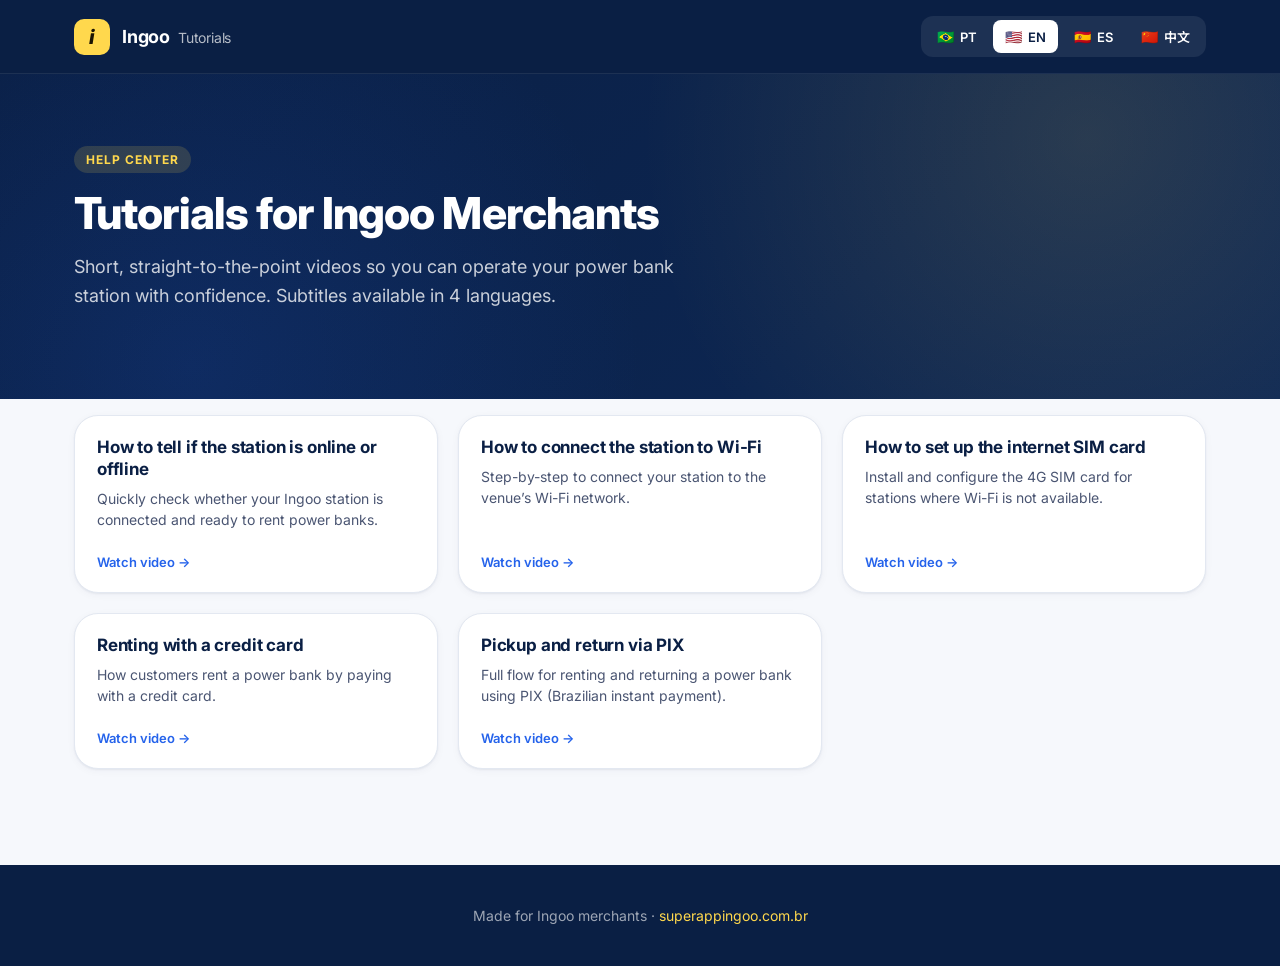
<file: public/index.html>
<!DOCTYPE html>
<html lang="pt-BR">
<head>
  <meta charset="UTF-8" />
  <meta name="viewport" content="width=device-width, initial-scale=1.0" />
  <meta name="theme-color" content="#0a1f44" />
  <title>Ingoo · Tutoriais para Comerciantes</title>
  <meta name="description" content="Aprenda a operar sua máquina Ingoo: WiFi, chip, status online/offline, aluguel no cartão e retirada via PIX." />
  <link rel="preconnect" href="https://fonts.googleapis.com" />
  <link rel="preconnect" href="https://fonts.gstatic.com" crossorigin />
  <link href="https://fonts.googleapis.com/css2?family=Inter:wght@400;500;600;700;800&family=Noto+Sans+SC:wght@400;600;700&display=swap" rel="stylesheet" />
  <link rel="stylesheet" href="styles.css" />
  <link rel="icon" type="image/svg+xml" href="data:image/svg+xml,%3Csvg xmlns='http://www.w3.org/2000/svg' viewBox='0 0 64 64'%3E%3Crect width='64' height='64' rx='14' fill='%230a1f44'/%3E%3Ctext x='32' y='44' text-anchor='middle' font-family='Inter,sans-serif' font-size='34' font-weight='800' fill='%23ffd84d'%3Ei%3C/text%3E%3C/svg%3E" />
</head>
<body>
  <header class="site-header">
    <div class="container header-inner">
      <a href="#" class="brand">
        <span class="brand-mark">i</span>
        <span class="brand-name">Ingoo <em data-i18n="brand_sub">Tutoriais</em></span>
      </a>
      <nav class="lang-switcher" aria-label="Idioma">
        <button class="lang-btn" data-lang="pt" aria-pressed="true">
          <span class="flag">🇧🇷</span><span>PT</span>
        </button>
        <button class="lang-btn" data-lang="en" aria-pressed="false">
          <span class="flag">🇺🇸</span><span>EN</span>
        </button>
        <button class="lang-btn" data-lang="es" aria-pressed="false">
          <span class="flag">🇪🇸</span><span>ES</span>
        </button>
        <button class="lang-btn" data-lang="zh" aria-pressed="false">
          <span class="flag">🇨🇳</span><span>中文</span>
        </button>
      </nav>
    </div>
  </header>

  <main>
    <section class="hero">
      <div class="container">
        <span class="eyebrow" data-i18n="hero_eyebrow">Central de ajuda</span>
        <h1 data-i18n="hero_title">Tutoriais para Comerciantes Ingoo</h1>
        <p class="hero-sub" data-i18n="hero_sub">
          Vídeos curtos e diretos para você operar sua máquina de power bank com confiança.
          Legendas disponíveis em 4 idiomas.
        </p>
      </div>
    </section>

    <section class="grid-section">
      <div class="container">
        <div class="tutorials-grid" id="tutorialsGrid"></div>
      </div>
    </section>
  </main>

  <div class="modal" id="videoModal" role="dialog" aria-modal="true" aria-hidden="true">
    <div class="modal-backdrop" data-close></div>
    <div class="modal-content">
      <button class="modal-close" data-close aria-label="Close">×</button>
      <h2 class="modal-title" id="modalTitle"></h2>
      <video id="modalVideo" controls preload="metadata" crossorigin="anonymous" playsinline></video>
      <p class="modal-hint" data-i18n="modal_hint">Dica: ative as legendas no botão CC do player.</p>
    </div>
  </div>

  <footer class="site-footer">
    <div class="container">
      <p>
        <span data-i18n="footer_made">Feito para os comerciantes Ingoo</span>
        · <a href="https://superappingoo.com.br" target="_blank" rel="noopener">superappingoo.com.br</a>
      </p>
    </div>
  </footer>

  <script src="i18n.js"></script>
  <script src="app.js"></script>
</body>
</html>
</file>
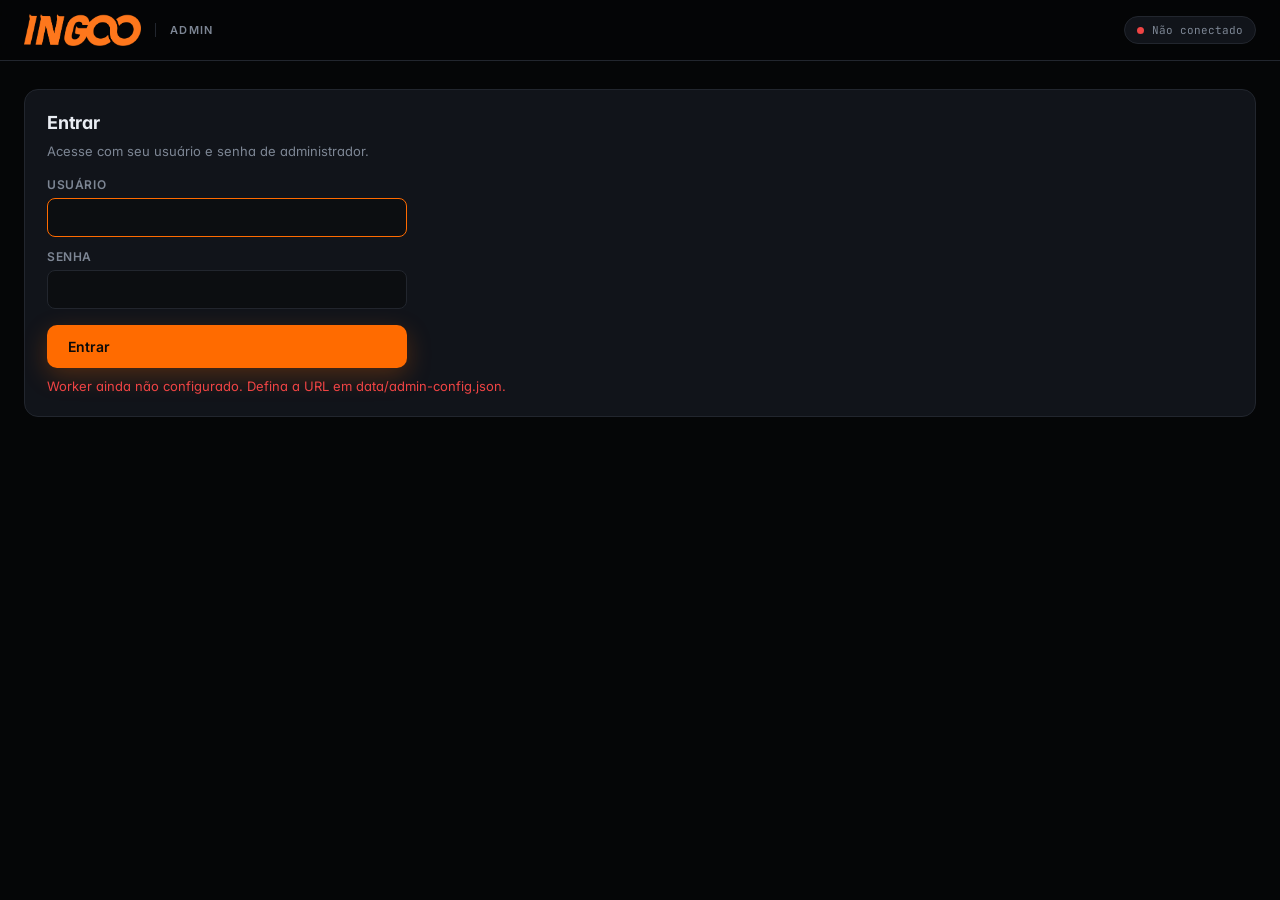
<file: docs/admin.html>
<!DOCTYPE html>
<html lang="pt-BR">
<head>
  <meta charset="UTF-8" />
  <meta name="viewport" content="width=device-width, initial-scale=1.0" />
  <meta name="theme-color" content="#ED7F39" />
  <meta name="robots" content="noindex, nofollow" />
  <title>Ingoo Tutoriais · Admin</title>
  <link rel="preconnect" href="https://fonts.googleapis.com" />
  <link rel="preconnect" href="https://fonts.gstatic.com" crossorigin />
  <link href="https://fonts.googleapis.com/css2?family=Inter:wght@400;500;600;700;800&family=JetBrains+Mono:wght@400;500;600&display=swap" rel="stylesheet" />
  <link rel="stylesheet" href="styles.css" />
  <link rel="stylesheet" href="admin.css" />
</head>
<body class="admin-body">
  <header class="site-header">
    <div class="container header-inner">
      <a href="index.html" class="brand" aria-label="Ingoo">
        <img class="brand-logo" src="images/ingoo-logo.png" alt="Ingoo" width="120" height="33" />
        <span class="brand-sub">Admin</span>
      </a>
      <div class="admin-bar">
        <span class="status-pill" id="statusPill"><span class="dot"></span><span id="statusText">Não conectado</span></span>
        <button class="btn btn-ghost btn-sm" id="logoutBtn" style="display:none">Sair</button>
      </div>
    </div>
  </header>

  <main class="admin-main">
    <div class="container">
      <!-- LOGIN -->
      <section id="loginPanel" class="admin-card login-card">
        <h1 class="admin-title">Entrar</h1>
        <p class="admin-help">Acesse com seu usuário e senha de administrador.</p>
        <div class="form-stack" style="max-width:360px">
          <label><span>Usuário</span><input type="text" id="userInput" autocomplete="username" autofocus /></label>
          <label><span>Senha</span><input type="password" id="passInput" autocomplete="current-password" /></label>
          <button class="btn btn-primary" id="loginBtn" style="margin-top:4px">Entrar</button>
        </div>
        <p id="loginMsg" class="admin-msg"></p>
      </section>

      <!-- APP -->
      <section id="appPanel" style="display:none">

        <nav class="admin-tabs">
          <button class="tab active" data-tab="hero">Texto inicial</button>
          <button class="tab" data-tab="tutorials">Tutoriais</button>
          <button class="tab" data-tab="faq">FAQ</button>
          <button class="tab" data-tab="support">Suporte</button>
        </nav>

        <!-- HERO -->
        <div class="tab-panel" data-panel="hero">
          <div class="lang-row" id="heroLangRow"></div>
          <div class="admin-card" id="heroForm"></div>
        </div>

        <!-- TUTORIALS -->
        <div class="tab-panel" data-panel="tutorials" style="display:none">
          <div class="admin-card">
            <div class="card-head">
              <h2 class="admin-title">Tutoriais</h2>
              <button class="btn btn-primary" id="addTutorialBtn">+ Novo tutorial</button>
            </div>
            <div id="tutorialsList"></div>
          </div>
        </div>

        <!-- FAQ -->
        <div class="tab-panel" data-panel="faq" style="display:none">
          <div class="lang-row" id="faqLangRow"></div>
          <div class="admin-card">
            <div class="card-head">
              <h2 class="admin-title">FAQ <span class="lang-tag" id="faqLangTag">PT</span></h2>
              <button class="btn btn-primary" id="addFaqBtn">+ Nova pergunta</button>
            </div>
            <div id="faqList"></div>
          </div>
        </div>

        <!-- SUPPORT -->
        <div class="tab-panel" data-panel="support" style="display:none">
          <div class="admin-card">
            <div class="card-head">
              <h2 class="admin-title">Cidades de suporte</h2>
              <button class="btn btn-primary" id="addCityBtn">+ Nova cidade</button>
            </div>
            <p class="admin-help">Cada cidade aparece no popover do botão verde de WhatsApp. O usuário clica e cai direto no suporte regional.</p>
            <div id="supportCitiesList"></div>
          </div>
        </div>

        <div class="admin-savebar">
          <span id="dirtyMsg" class="dirty-msg"></span>
          <button class="btn btn-primary" id="saveBtn">Salvar tudo</button>
        </div>

      </section>
    </div>
  </main>

  <!-- Modal upload -->
  <div class="modal" id="uploadModal" role="dialog" aria-modal="true" aria-hidden="true">
    <div class="modal-backdrop" data-close></div>
    <div class="modal-content upload-modal">
      <button class="modal-close" data-close aria-label="Fechar">×</button>
      <h2 class="modal-title" id="uploadTitle">Novo tutorial</h2>
      <div class="upload-body">
        <label>
          <span>Slug (id curto, sem espaço)</span>
          <input type="text" id="newSlug" placeholder="meu-tutorial" />
        </label>
        <label>
          <span>Arquivo de vídeo .mp4 (máx 100 MB)</span>
          <input type="file" id="newVideoFile" accept="video/mp4" />
        </label>
        <p class="admin-help">Os textos (título, descrição, badge) você edita depois nas 4 línguas, na lista de tutoriais.</p>
        <div class="form-row">
          <button class="btn btn-ghost" data-close>Cancelar</button>
          <button class="btn btn-primary" id="uploadConfirm">Adicionar</button>
        </div>
        <p id="uploadMsg" class="admin-msg"></p>
      </div>
    </div>
  </div>

  <div id="toast" class="toast"></div>

  <script src="admin.js"></script>
</body>
</html>
</file>
<file: public/styles.css>
:root {
  --bg: #0a1f44;
  --bg-2: #0d2856;
  --surface: #ffffff;
  --surface-2: #f6f8fc;
  --ink: #0a1f44;
  --ink-2: #4a5572;
  --line: #e3e8f1;
  --accent: #ffd84d;
  --accent-ink: #1a1402;
  --brand: #2563eb;
  --radius: 16px;
  --radius-lg: 24px;
  --shadow-sm: 0 1px 2px rgba(10, 31, 68, .06), 0 2px 8px rgba(10, 31, 68, .04);
  --shadow-md: 0 4px 12px rgba(10, 31, 68, .08), 0 12px 32px rgba(10, 31, 68, .08);
}

* { box-sizing: border-box; }

html, body {
  margin: 0;
  padding: 0;
  font-family: 'Inter', 'Noto Sans SC', -apple-system, BlinkMacSystemFont, system-ui, sans-serif;
  color: var(--ink);
  background: var(--surface-2);
  -webkit-font-smoothing: antialiased;
  -moz-osx-font-smoothing: grayscale;
}

html[lang="zh"] body { font-family: 'Noto Sans SC', 'Inter', system-ui, sans-serif; }

body { min-height: 100vh; display: flex; flex-direction: column; }

.container {
  max-width: 1180px;
  margin: 0 auto;
  padding: 0 24px;
  width: 100%;
}

main { flex: 1; }

/* Header */
.site-header {
  background: var(--bg);
  color: #fff;
  position: sticky;
  top: 0;
  z-index: 50;
  border-bottom: 1px solid rgba(255,255,255,.08);
}
.header-inner {
  display: flex;
  align-items: center;
  justify-content: space-between;
  padding: 16px 24px;
  gap: 16px;
}
.brand {
  display: flex;
  align-items: center;
  gap: 12px;
  color: #fff;
  text-decoration: none;
  font-weight: 700;
}
.brand-mark {
  width: 36px; height: 36px;
  background: var(--accent);
  color: var(--accent-ink);
  display: grid;
  place-items: center;
  border-radius: 10px;
  font-weight: 800;
  font-size: 20px;
  font-style: italic;
}
.brand-name {
  font-size: 18px;
  letter-spacing: -.01em;
}
.brand-name em {
  font-style: normal;
  font-weight: 400;
  opacity: .7;
  margin-left: 4px;
  font-size: 14px;
}

.lang-switcher {
  display: flex;
  gap: 4px;
  background: rgba(255,255,255,.08);
  padding: 4px;
  border-radius: 12px;
}
.lang-btn {
  display: inline-flex;
  align-items: center;
  gap: 6px;
  border: 0;
  background: transparent;
  color: #fff;
  padding: 7px 12px;
  border-radius: 8px;
  font-weight: 600;
  font-size: 13px;
  cursor: pointer;
  font-family: inherit;
  transition: background .15s ease, color .15s ease;
}
.lang-btn:hover { background: rgba(255,255,255,.08); }
.lang-btn[aria-pressed="true"] {
  background: #fff;
  color: var(--ink);
}
.lang-btn .flag { font-size: 14px; line-height: 1; }

/* Hero */
.hero {
  background: linear-gradient(135deg, var(--bg) 0%, var(--bg-2) 100%);
  color: #fff;
  padding: 72px 0 88px;
  position: relative;
  overflow: hidden;
}
.hero::before {
  content: '';
  position: absolute;
  inset: 0;
  background:
    radial-gradient(circle at 85% 20%, rgba(255, 216, 77, .12) 0%, transparent 40%),
    radial-gradient(circle at 15% 90%, rgba(37, 99, 235, .15) 0%, transparent 40%);
  pointer-events: none;
}
.hero .container { position: relative; }
.eyebrow {
  display: inline-block;
  background: rgba(255, 216, 77, .15);
  color: var(--accent);
  padding: 6px 12px;
  border-radius: 999px;
  font-size: 12px;
  font-weight: 700;
  text-transform: uppercase;
  letter-spacing: .08em;
  margin-bottom: 16px;
}
.hero h1 {
  font-size: clamp(28px, 4.5vw, 44px);
  font-weight: 800;
  line-height: 1.1;
  letter-spacing: -.02em;
  margin: 0 0 16px;
  max-width: 760px;
}
.hero-sub {
  font-size: clamp(15px, 1.6vw, 18px);
  line-height: 1.6;
  color: rgba(255,255,255,.78);
  max-width: 620px;
  margin: 0;
}

/* Grid */
.grid-section {
  padding: 56px 0 96px;
  margin-top: -40px;
}
.tutorials-grid {
  display: grid;
  grid-template-columns: repeat(auto-fill, minmax(290px, 1fr));
  gap: 20px;
}

.card {
  background: var(--surface);
  border: 1px solid var(--line);
  border-radius: var(--radius-lg);
  overflow: hidden;
  display: flex;
  flex-direction: column;
  cursor: pointer;
  transition: transform .2s ease, box-shadow .2s ease, border-color .2s ease;
  box-shadow: var(--shadow-sm);
  text-align: left;
  font-family: inherit;
  color: inherit;
  padding: 0;
  width: 100%;
}
.card:hover {
  transform: translateY(-4px);
  box-shadow: var(--shadow-md);
  border-color: #d4dbe9;
}
.card-thumb {
  position: relative;
  aspect-ratio: 16 / 10;
  background: linear-gradient(135deg, #2563eb 0%, #0a1f44 100%);
  overflow: hidden;
}
.card-thumb svg.bg {
  position: absolute;
  inset: 0;
  width: 100%;
  height: 100%;
  opacity: .9;
}
.card-thumb .play {
  position: absolute;
  inset: 0;
  display: grid;
  place-items: center;
}
.card-thumb .play span {
  width: 56px;
  height: 56px;
  background: rgba(255,255,255,.95);
  color: var(--ink);
  border-radius: 50%;
  display: grid;
  place-items: center;
  box-shadow: 0 8px 24px rgba(0,0,0,.25);
  transition: transform .2s ease;
}
.card:hover .play span { transform: scale(1.08); }
.card-thumb .play span::before {
  content: '';
  display: block;
  width: 0;
  height: 0;
  margin-left: 4px;
  border-left: 14px solid currentColor;
  border-top: 9px solid transparent;
  border-bottom: 9px solid transparent;
}
.card-thumb .badge {
  position: absolute;
  top: 14px;
  left: 14px;
  background: rgba(10, 31, 68, .7);
  backdrop-filter: blur(8px);
  color: #fff;
  font-size: 11px;
  font-weight: 700;
  padding: 5px 10px;
  border-radius: 999px;
  letter-spacing: .04em;
  text-transform: uppercase;
}
.card-body {
  padding: 20px 22px 22px;
  display: flex;
  flex-direction: column;
  gap: 8px;
  flex: 1;
}
.card-title {
  font-size: 17px;
  font-weight: 700;
  line-height: 1.3;
  margin: 0;
  letter-spacing: -.01em;
}
.card-desc {
  margin: 0;
  color: var(--ink-2);
  font-size: 14px;
  line-height: 1.5;
}
.card-foot {
  margin-top: auto;
  padding-top: 16px;
  display: flex;
  align-items: center;
  gap: 8px;
  color: var(--brand);
  font-weight: 600;
  font-size: 13px;
}

/* Modal */
.modal {
  position: fixed;
  inset: 0;
  z-index: 100;
  display: none;
  align-items: center;
  justify-content: center;
  padding: 16px;
}
.modal.open { display: flex; }
.modal-backdrop {
  position: absolute;
  inset: 0;
  background: rgba(10, 31, 68, .65);
  backdrop-filter: blur(6px);
}
.modal-content {
  position: relative;
  background: #000;
  border-radius: 20px;
  overflow: hidden;
  width: 100%;
  max-width: 960px;
  max-height: 90vh;
  display: flex;
  flex-direction: column;
  box-shadow: 0 30px 80px rgba(0,0,0,.4);
  animation: pop .2s ease;
}
@keyframes pop {
  from { transform: scale(.96); opacity: 0; }
  to { transform: scale(1); opacity: 1; }
}
.modal-title {
  color: #fff;
  margin: 0;
  padding: 18px 56px 18px 22px;
  font-size: 16px;
  font-weight: 600;
  background: rgba(255,255,255,.04);
  border-bottom: 1px solid rgba(255,255,255,.06);
}
.modal-close {
  position: absolute;
  top: 10px;
  right: 12px;
  background: rgba(255,255,255,.1);
  border: 0;
  color: #fff;
  width: 36px;
  height: 36px;
  border-radius: 50%;
  font-size: 22px;
  line-height: 1;
  cursor: pointer;
  z-index: 2;
  transition: background .15s;
}
.modal-close:hover { background: rgba(255,255,255,.2); }
#modalVideo {
  width: 100%;
  max-height: 70vh;
  background: #000;
  display: block;
}
.modal-hint {
  color: rgba(255,255,255,.6);
  margin: 0;
  padding: 12px 22px 16px;
  font-size: 13px;
  background: rgba(255,255,255,.02);
}

/* Footer */
.site-footer {
  background: var(--bg);
  color: rgba(255,255,255,.6);
  padding: 28px 0;
  font-size: 14px;
  text-align: center;
}
.site-footer a { color: var(--accent); text-decoration: none; }
.site-footer a:hover { text-decoration: underline; }

@media (max-width: 540px) {
  .hero { padding: 56px 0 64px; }
  .grid-section { padding: 32px 0 64px; }
  .header-inner { padding: 12px 16px; }
  .brand-name em { display: none; }
  .lang-btn { padding: 6px 8px; font-size: 12px; }
}
</file>
<file: docs/styles.css>
:root {
  /* Tokens alinhados ao operacao.superappingoo.com.br */
  --bg: #050607;
  --bg2: #0c0e11;
  --card: #11141a;
  --card2: #161a22;
  --border: #22262e;
  --border-hot: #ff6b00;
  --text: #e9edf3;
  --muted: #7d8694;
  --orange: #ff6b00;
  --orange2: #ffa15a;

  --mono: 'JetBrains Mono', 'SF Mono', 'Menlo', monospace;
  --display: 'Inter', -apple-system, system-ui, sans-serif;

  --radius: 14px;
  --radius-lg: 20px;
}

* { box-sizing: border-box; }

html, body {
  margin: 0;
  padding: 0;
  background: var(--bg);
  color: var(--text);
  font-family: 'Inter', 'Noto Sans SC', -apple-system, system-ui, sans-serif;
  font-feature-settings: "cv02", "cv03", "cv04", "cv11";
  -webkit-font-smoothing: antialiased;
  -moz-osx-font-smoothing: grayscale;
}
html[lang="zh"] body { font-family: 'Noto Sans SC', 'Inter', system-ui, sans-serif; }
body { min-height: 100vh; display: flex; flex-direction: column; }

a { color: var(--orange); text-decoration: none; }

.container {
  max-width: 1280px;
  margin: 0 auto;
  padding: 0 24px;
  width: 100%;
}
main { flex: 1; padding: 24px 0 40px; }

/* ============== HEADER ============== */
.site-header {
  background: rgba(5, 6, 7, .85);
  backdrop-filter: saturate(180%) blur(14px);
  -webkit-backdrop-filter: saturate(180%) blur(14px);
  position: sticky;
  top: 0;
  z-index: 50;
  border-bottom: 1px solid var(--border);
}
.header-inner {
  display: flex;
  align-items: center;
  justify-content: space-between;
  padding: 14px 24px;
  gap: 16px;
}
.brand {
  display: flex;
  align-items: center;
  gap: 14px;
  text-decoration: none;
  color: var(--text);
}
.brand-logo {
  height: 32px;
  width: auto;
  display: block;
}
.brand-sub {
  font-size: 11px;
  font-weight: 600;
  letter-spacing: .12em;
  text-transform: uppercase;
  color: var(--muted);
  padding-left: 14px;
  border-left: 1px solid var(--border);
}

.lang-switcher {
  display: flex;
  gap: 2px;
  background: var(--card);
  padding: 4px;
  border-radius: 10px;
  border: 1px solid var(--border);
}
.lang-btn {
  display: inline-flex;
  align-items: center;
  gap: 6px;
  border: 0;
  background: transparent;
  color: var(--muted);
  padding: 7px 11px;
  border-radius: 7px;
  font-weight: 600;
  font-size: 12px;
  font-family: inherit;
  cursor: pointer;
  transition: all .15s;
}
.lang-btn:hover { color: var(--text); background: rgba(255,255,255,.04); }
.lang-btn[aria-pressed="true"] {
  background: var(--orange);
  color: #0a0a0a;
  font-weight: 700;
}
.lang-btn .flag { font-size: 13px; line-height: 1; }

/* ============== HERO ============== */
.hero-wrap { padding: 20px 0 8px; }
.hero {
  position: relative;
  padding: 80px 24px 72px;
  text-align: center;
  overflow: hidden;
  border-radius: var(--radius-lg);
  background:
    radial-gradient(ellipse 80% 60% at 50% -10%, rgba(255, 107, 0, .22), transparent 60%),
    radial-gradient(ellipse 60% 40% at 100% 100%, rgba(59, 130, 246, .08), transparent 60%),
    linear-gradient(180deg, var(--card) 0%, var(--bg2) 100%);
  border: 1px solid var(--border);
}
.hero::before {
  content: '';
  position: absolute;
  top: -40%;
  right: -10%;
  width: 420px;
  height: 420px;
  border-radius: 50%;
  background: radial-gradient(circle, rgba(255, 107, 0, .12), transparent 70%);
  pointer-events: none;
}
.hero::after {
  content: '';
  position: absolute;
  bottom: -30%;
  left: -10%;
  width: 360px;
  height: 360px;
  border-radius: 50%;
  background: radial-gradient(circle, rgba(255, 107, 0, .08), transparent 70%);
  pointer-events: none;
}
.hero > * { position: relative; }

.eyebrow {
  display: inline-flex;
  align-items: center;
  gap: 8px;
  font-size: 11px;
  font-weight: 700;
  text-transform: uppercase;
  letter-spacing: .14em;
  color: var(--orange);
  padding: 6px 14px;
  border-radius: 999px;
  background: rgba(255, 107, 0, .12);
  border: 1px solid rgba(255, 107, 0, .3);
  margin-bottom: 22px;
  font-family: inherit;
}
.eyebrow .pulse {
  width: 6px;
  height: 6px;
  border-radius: 50%;
  background: var(--orange);
  box-shadow: 0 0 0 0 rgba(255, 107, 0, .6);
  animation: pulse 2s infinite;
}
@keyframes pulse {
  0%   { box-shadow: 0 0 0 0 rgba(255, 107, 0, .6); }
  70%  { box-shadow: 0 0 0 8px rgba(255, 107, 0, 0); }
  100% { box-shadow: 0 0 0 0 rgba(255, 107, 0, 0); }
}

.hero h1 {
  font-size: clamp(34px, 5.2vw, 52px);
  font-weight: 800;
  letter-spacing: -.035em;
  margin: 0 0 16px;
  line-height: 1.05;
  background: linear-gradient(135deg, var(--text) 0%, var(--text) 50%, var(--orange) 110%);
  background-clip: text;
  -webkit-background-clip: text;
  color: transparent;
}
.hero h1 .hl {
  background: linear-gradient(135deg, var(--orange), var(--orange2));
  background-clip: text;
  -webkit-background-clip: text;
  color: transparent;
}
.hero p {
  color: var(--muted);
  max-width: 620px;
  margin: 0 auto;
  font-size: 16px;
  line-height: 1.65;
}
.hero p b { color: var(--text); font-weight: 600; }

.hero-cta {
  display: inline-flex;
  align-items: center;
  gap: 10px;
  margin-top: 32px;
  flex-wrap: wrap;
  justify-content: center;
}
.btn {
  display: inline-flex;
  align-items: center;
  gap: 8px;
  padding: 12px 20px;
  border-radius: 10px;
  font-family: inherit;
  font-weight: 600;
  font-size: 14px;
  cursor: pointer;
  text-decoration: none;
  border: 1px solid transparent;
  transition: all .18s ease;
}
.btn-primary {
  background: var(--orange);
  color: #0a0a0a;
  box-shadow: 0 8px 24px rgba(255, 107, 0, .25);
}
.btn-primary:hover {
  background: var(--orange2);
  transform: translateY(-1px);
  box-shadow: 0 12px 32px rgba(255, 107, 0, .35);
  color: #0a0a0a;
}
.btn-primary .arrow { transition: transform .2s; }
.btn-primary:hover .arrow { transform: translateY(2px); }
.btn-ghost {
  background: transparent;
  color: var(--text);
  border-color: var(--border);
}
.btn-ghost:hover {
  border-color: var(--orange);
  color: var(--orange);
  background: rgba(255, 107, 0, .06);
}

/* ============== GRID ============== */
.grid-section { padding: 32px 0 40px; }
.tutorials-grid {
  display: grid;
  grid-template-columns: repeat(auto-fill, minmax(280px, 1fr));
  gap: 16px;
}

.card {
  --c-border: var(--border);
  background: var(--card);
  border: 1px solid var(--c-border);
  border-radius: var(--radius);
  overflow: hidden;
  display: flex;
  flex-direction: column;
  cursor: pointer;
  transition: transform .2s ease, border-color .2s ease, box-shadow .2s ease;
  text-align: left;
  font-family: inherit;
  color: inherit;
  padding: 0;
  width: 100%;
}
.card:hover {
  transform: translateY(-3px);
  border-color: rgba(255, 107, 0, .5);
  box-shadow: 0 14px 40px rgba(255, 107, 0, .12);
}
.card-thumb {
  position: relative;
  aspect-ratio: 16 / 10;
  background: var(--bg2);
  overflow: hidden;
  border-bottom: 1px solid var(--border);
}
.card-thumb svg.bg,
.card-thumb video.bg {
  position: absolute;
  inset: 0;
  width: 100%;
  height: 100%;
  object-fit: cover;
  background: #000;
  transition: transform .35s ease;
}
.card:hover .card-thumb svg.bg,
.card:hover .card-thumb video.bg { transform: scale(1.04); }
.card-thumb .play {
  position: absolute;
  inset: 0;
  display: grid;
  place-items: center;
}
.card-thumb .play span {
  width: 54px;
  height: 54px;
  background: var(--orange);
  color: #0a0a0a;
  border-radius: 50%;
  display: grid;
  place-items: center;
  box-shadow: 0 8px 22px rgba(255, 107, 0, .35);
  transition: transform .2s ease, background .15s;
}
.card:hover .play span {
  transform: scale(1.08);
  background: var(--orange2);
}
.card-thumb .play span::before {
  content: '';
  display: block;
  width: 0;
  height: 0;
  margin-left: 4px;
  border-left: 13px solid currentColor;
  border-top: 9px solid transparent;
  border-bottom: 9px solid transparent;
}
.card-thumb .badge {
  position: absolute;
  top: 12px;
  left: 12px;
  background: var(--orange);
  color: #0a0a0a;
  font-size: 10px;
  font-weight: 800;
  padding: 4px 9px;
  border-radius: 999px;
  letter-spacing: .08em;
  text-transform: uppercase;
}
.card-thumb .card-index {
  position: absolute;
  top: 12px;
  right: 12px;
  font-family: var(--mono);
  font-size: 11px;
  font-weight: 600;
  color: var(--muted);
  padding: 4px 8px;
  background: rgba(5, 6, 7, .6);
  border: 1px solid var(--border);
  border-radius: 6px;
  backdrop-filter: blur(4px);
}
.card-thumb .card-index em {
  font-style: normal;
  color: var(--orange);
  margin-left: 1px;
}
.card-body {
  padding: 18px 20px 20px;
  display: flex;
  flex-direction: column;
  gap: 6px;
  flex: 1;
}
.card-title {
  font-size: 16px;
  font-weight: 700;
  line-height: 1.35;
  margin: 0;
  letter-spacing: -.01em;
  color: var(--text);
}
.card-desc {
  margin: 0;
  color: var(--muted);
  font-size: 13px;
  line-height: 1.55;
}
.card-foot {
  margin-top: auto;
  padding-top: 14px;
  display: flex;
  align-items: center;
  gap: 8px;
  color: var(--orange);
  font-weight: 600;
  font-size: 12px;
  letter-spacing: .02em;
  text-transform: uppercase;
}
.card-foot .arrow { display: inline-block; transition: transform .2s ease; }
.card:hover .card-foot .arrow { transform: translateX(4px); }

/* ============== FAQ ============== */
.faq-section {
  padding: 24px 0 56px;
}
.section-eyebrow {
  display: inline-flex;
  align-items: center;
  gap: 8px;
  font-family: var(--mono);
  font-size: 11px;
  font-weight: 600;
  text-transform: uppercase;
  letter-spacing: .14em;
  color: var(--orange);
  margin-bottom: 12px;
}
.section-eyebrow::before {
  content: '';
  width: 18px;
  height: 1px;
  background: var(--orange);
}
.section-title {
  font-family: var(--display);
  font-size: clamp(22px, 3vw, 28px);
  font-weight: 700;
  letter-spacing: -.02em;
  margin: 0 0 20px;
  color: var(--text);
}
.faq-list {
  display: flex;
  flex-direction: column;
  gap: 8px;
}
.faq-item {
  background: var(--card);
  border: 1px solid var(--border);
  border-radius: 12px;
  overflow: hidden;
  transition: border-color .2s;
}
.faq-item[open] { border-color: rgba(255, 107, 0, .4); }
.faq-item summary {
  list-style: none;
  cursor: pointer;
  padding: 16px 20px;
  display: flex;
  align-items: center;
  justify-content: space-between;
  gap: 16px;
  font-weight: 600;
  font-size: 15px;
  color: var(--text);
}
.faq-item summary::-webkit-details-marker { display: none; }
.faq-icon {
  width: 26px;
  height: 26px;
  border-radius: 50%;
  background: rgba(255, 107, 0, .12);
  color: var(--orange);
  display: grid;
  place-items: center;
  font-size: 18px;
  font-weight: 400;
  transition: transform .2s, background .2s;
  flex-shrink: 0;
}
.faq-item[open] .faq-icon { transform: rotate(45deg); background: var(--orange); color: #0a0a0a; }
.faq-answer {
  padding: 0 20px 18px;
  color: var(--muted);
  font-size: 14px;
  line-height: 1.6;
}

/* ============== MODAL ============== */
.modal {
  position: fixed;
  inset: 0;
  z-index: 100;
  display: none;
  align-items: center;
  justify-content: center;
  padding: 16px;
}
.modal.open { display: flex; }
.modal-backdrop {
  position: absolute;
  inset: 0;
  background: rgba(5, 6, 7, .82);
  backdrop-filter: blur(8px);
}
.modal-content {
  position: relative;
  background: var(--card);
  border: 1px solid var(--border);
  border-radius: 18px;
  overflow: hidden;
  width: 100%;
  max-width: 960px;
  max-height: 90vh;
  display: flex;
  flex-direction: column;
  box-shadow: 0 30px 80px rgba(0,0,0,.6);
  animation: pop .25s cubic-bezier(.2, .9, .3, 1.2);
}
@keyframes pop {
  from { transform: scale(.94) translateY(8px); opacity: 0; }
  to { transform: scale(1) translateY(0); opacity: 1; }
}
.modal-title {
  color: var(--text);
  margin: 0;
  padding: 18px 56px 18px 22px;
  font-size: 15px;
  font-weight: 600;
  background: var(--card2);
  border-bottom: 1px solid var(--border);
}
.modal-close {
  position: absolute;
  top: 10px;
  right: 12px;
  background: rgba(255,255,255,.06);
  border: 1px solid var(--border);
  color: var(--text);
  width: 34px;
  height: 34px;
  border-radius: 8px;
  font-size: 20px;
  line-height: 1;
  cursor: pointer;
  z-index: 2;
  transition: all .15s;
}
.modal-close:hover { background: var(--orange); border-color: var(--orange); color: #0a0a0a; }
#modalVideo {
  width: 100%;
  max-height: 70vh;
  background: #000;
  display: block;
}
.modal-hint {
  color: var(--muted);
  margin: 0;
  padding: 12px 22px 16px;
  font-size: 12px;
  background: var(--card2);
}

/* ============== SUPPORT FAB ============== */
.support-wrap {
  position: fixed;
  right: 24px;
  bottom: 24px;
  z-index: 90;
}
.support-fab {
  display: inline-flex;
  align-items: center;
  gap: 12px;
  padding: 12px 18px 12px 14px;
  background: #25D366;
  color: #fff;
  text-decoration: none;
  border: 0;
  border-radius: 999px;
  font-family: inherit;
  font-size: 13px;
  font-weight: 700;
  cursor: pointer;
  box-shadow:
    0 8px 24px rgba(37, 211, 102, .35),
    0 2px 6px rgba(0, 0, 0, .2);
  transition: transform .2s ease, box-shadow .2s ease, background .15s ease;
}
.support-fab:hover {
  transform: translateY(-2px);
  background: #1FB855;
  box-shadow:
    0 12px 32px rgba(37, 211, 102, .5),
    0 4px 10px rgba(0, 0, 0, .25);
  color: #fff;
}
.support-icon { width: 24px; height: 24px; flex-shrink: 0; }
.support-text { display: flex; flex-direction: column; gap: 1px; line-height: 1.1; color: #fff; text-align: left; }
.support-label {
  font-size: 10px;
  font-weight: 600;
  opacity: .85;
  letter-spacing: .08em;
  text-transform: uppercase;
}
.support-sub {
  font-size: 13px;
  font-weight: 700;
  font-family: inherit;
}

.support-popover {
  position: absolute;
  right: 0;
  bottom: calc(100% + 12px);
  min-width: 260px;
  background: var(--card);
  border: 1px solid var(--border);
  border-radius: 14px;
  box-shadow: 0 20px 50px rgba(0,0,0,.4);
  overflow: hidden;
  opacity: 0;
  transform: translateY(8px) scale(.96);
  transform-origin: bottom right;
  transition: opacity .18s ease, transform .18s ease;
  pointer-events: none;
}
.support-popover.open {
  opacity: 1;
  transform: translateY(0) scale(1);
  pointer-events: auto;
}
.support-popover-head {
  padding: 12px 16px;
  font-family: var(--mono);
  font-size: 11px;
  text-transform: uppercase;
  letter-spacing: .12em;
  color: var(--muted);
  border-bottom: 1px solid var(--border);
}
.support-city {
  display: flex;
  align-items: center;
  justify-content: space-between;
  gap: 12px;
  padding: 12px 16px;
  text-decoration: none;
  color: var(--text);
  border-bottom: 1px solid var(--border);
  transition: background .15s, color .15s;
}
.support-city:last-child { border-bottom: 0; }
.support-city:hover {
  background: rgba(37, 211, 102, .08);
  color: #25D366;
}
.support-city-name {
  font-weight: 600;
  font-size: 14px;
}
.support-city-num {
  font-family: var(--mono);
  font-size: 13px;
  color: var(--muted);
}
.support-city:hover .support-city-num { color: #25D366; }

/* ============== FOOTER ============== */
.site-footer {
  background: var(--bg);
  color: var(--muted);
  padding: 28px 0;
  font-size: 13px;
  text-align: center;
  border-top: 1px solid var(--border);
}
.site-footer a { color: var(--orange); font-weight: 600; }
.site-footer a:hover { color: var(--orange2); }
.site-footer .admin-link { opacity: .35; }
.site-footer .admin-link:hover { opacity: 1; }

@media (max-width: 640px) {
  .hero { padding: 56px 20px 48px; border-radius: 16px; }
  .hero h1 { font-size: 30px; }
  .hero p { font-size: 14px; }
  .grid-section { padding: 20px 0 32px; }
  .header-inner { padding: 12px 16px; }
  .brand-logo { height: 26px; }
  .brand-sub { display: none; }
  .lang-btn { padding: 6px 9px; font-size: 11px; }
  .lang-btn .flag { display: none; }
  .support-wrap { right: 16px; bottom: 16px; }
  .support-fab { padding: 12px; gap: 0; }
  .support-fab .support-text { display: none; }
  .support-icon { width: 28px; height: 28px; }
  .support-popover { min-width: 240px; }
}
</file>
<file: docs/admin.css>
.admin-body { background: var(--bg); }
.admin-main { padding: 28px 0 60px; }

.admin-bar { display: flex; align-items: center; gap: 10px; }
.status-pill {
  display: inline-flex; align-items: center; gap: 8px;
  background: var(--card); border: 1px solid var(--border);
  padding: 6px 12px; border-radius: 999px;
  font-family: var(--mono); font-size: 11px; color: var(--muted);
}
.status-pill .dot {
  width: 7px; height: 7px; border-radius: 50%; background: #ef4444;
}
.status-pill.ok .dot { background: #22c55e; box-shadow: 0 0 0 4px rgba(34,197,94,.18); }
.btn-sm { padding: 6px 12px; font-size: 12px; }

.admin-card {
  background: var(--card);
  border: 1px solid var(--border);
  border-radius: 14px;
  padding: 22px;
  margin-bottom: 16px;
}
.admin-title {
  font-family: var(--display);
  font-size: 18px;
  font-weight: 700;
  letter-spacing: -.01em;
  margin: 0 0 8px;
  color: var(--text);
  display: flex; align-items: center; gap: 10px;
}
.admin-help {
  color: var(--muted); font-size: 13px; line-height: 1.55;
  margin: 0 0 16px;
}
.admin-help code {
  font-family: var(--mono); font-size: 12px;
  background: rgba(255,107,0,.1); color: var(--orange);
  padding: 1px 6px; border-radius: 4px;
}
.admin-help a { color: var(--orange); font-weight: 600; }

.form-row {
  display: flex; gap: 8px; align-items: stretch;
}
.form-row input { flex: 1; }
.form-grid {
  display: grid; gap: 12px;
  grid-template-columns: 1fr 1fr;
}
.form-grid label, .form-stack label {
  display: flex; flex-direction: column; gap: 6px;
}
.form-stack { display: flex; flex-direction: column; gap: 12px; }
label > span {
  font-size: 12px; color: var(--muted); font-weight: 600;
  text-transform: uppercase; letter-spacing: .05em;
}

input[type="text"], input[type="password"], input[type="file"], textarea, select {
  background: var(--bg2);
  border: 1px solid var(--border);
  border-radius: 8px;
  padding: 10px 12px;
  color: var(--text);
  font-family: inherit;
  font-size: 14px;
  width: 100%;
  transition: border-color .15s;
}
input:focus, textarea:focus, select:focus {
  outline: none;
  border-color: var(--orange);
}
textarea { resize: vertical; min-height: 80px; font-family: inherit; line-height: 1.55; }

.admin-msg { margin: 10px 0 0; font-size: 13px; }
.admin-msg.ok { color: #22c55e; }
.admin-msg.err { color: #ef4444; }

.admin-tabs {
  display: flex; gap: 4px;
  background: var(--card);
  padding: 4px;
  border-radius: 12px;
  border: 1px solid var(--border);
  margin-bottom: 16px;
  max-width: fit-content;
  flex-wrap: wrap;
}
.admin-tabs .tab {
  background: transparent;
  border: 0;
  color: var(--muted);
  padding: 8px 16px;
  border-radius: 8px;
  font-family: inherit;
  font-weight: 600;
  font-size: 13px;
  cursor: pointer;
  transition: all .15s;
}
.admin-tabs .tab:hover { color: var(--text); }
.admin-tabs .tab.active { background: var(--orange); color: #0a0a0a; }

.lang-row {
  display: flex; gap: 4px;
  background: var(--card);
  padding: 4px;
  border-radius: 10px;
  border: 1px solid var(--border);
  margin-bottom: 12px;
  max-width: fit-content;
}
.lang-row button {
  background: transparent; border: 0;
  color: var(--muted);
  padding: 6px 12px;
  border-radius: 7px;
  font-family: var(--mono); font-size: 11px; font-weight: 600;
  cursor: pointer;
  text-transform: uppercase;
  letter-spacing: .05em;
}
.lang-row button.active { background: var(--orange); color: #0a0a0a; }

.lang-tag {
  font-family: var(--mono); font-size: 10px;
  background: rgba(255,107,0,.15); color: var(--orange);
  padding: 2px 8px; border-radius: 4px;
  letter-spacing: .08em; font-weight: 700;
}

.card-head {
  display: flex; justify-content: space-between; align-items: center;
  gap: 12px; margin-bottom: 16px;
}

.admin-savebar {
  position: sticky;
  bottom: 16px;
  display: flex; justify-content: flex-end; align-items: center; gap: 12px;
  background: rgba(11, 14, 20, .9);
  backdrop-filter: blur(10px);
  border: 1px solid var(--border);
  border-radius: 12px;
  padding: 12px 16px;
  margin-top: 24px;
}
.dirty-msg { color: var(--orange); font-size: 13px; font-weight: 600; }
.dirty-msg.saved { color: #22c55e; }

/* Tutorial item */
.tut-item {
  background: var(--bg2);
  border: 1px solid var(--border);
  border-radius: 10px;
  margin-bottom: 12px;
  overflow: hidden;
}
.tut-head {
  display: flex; align-items: center; gap: 12px;
  padding: 12px 16px;
  cursor: pointer;
}
.tut-head .slug {
  font-family: var(--mono); font-size: 12px; color: var(--orange);
  background: rgba(255,107,0,.1); padding: 3px 8px; border-radius: 4px;
}
.tut-head .pt-title { flex: 1; color: var(--text); font-weight: 600; font-size: 14px; }
.tut-head .chev { color: var(--muted); transition: transform .2s; }
.tut-item.open .tut-head .chev { transform: rotate(180deg); }
.tut-body {
  display: none;
  padding: 16px;
  border-top: 1px solid var(--border);
}
.tut-item.open .tut-body { display: block; }
.tut-lang-block {
  margin-bottom: 14px;
  padding: 12px;
  background: var(--card);
  border: 1px solid var(--border);
  border-radius: 8px;
}
.tut-lang-block h4 {
  margin: 0 0 10px;
  font-size: 11px; text-transform: uppercase; letter-spacing: .08em;
  color: var(--muted); font-weight: 700;
}
.tut-actions {
  display: flex; gap: 8px; margin-top: 12px;
  padding-top: 12px; border-top: 1px solid var(--border);
}
.btn-danger {
  background: rgba(239, 68, 68, .12);
  color: #ef4444;
  border: 1px solid rgba(239, 68, 68, .3);
}
.btn-danger:hover { background: #ef4444; color: #fff; border-color: #ef4444; }

/* FAQ */
.faq-edit-item {
  background: var(--bg2);
  border: 1px solid var(--border);
  border-radius: 10px;
  padding: 14px;
  margin-bottom: 10px;
  display: flex; flex-direction: column; gap: 10px;
}
.faq-edit-row {
  display: flex; align-items: flex-start; gap: 10px;
}
.faq-edit-row .col { flex: 1; display: flex; flex-direction: column; gap: 8px; }

/* Upload */
.upload-modal {
  background: var(--card);
  max-width: 520px;
  border: 1px solid var(--border);
}
.upload-body {
  padding: 18px 22px 22px;
  display: flex; flex-direction: column; gap: 14px;
}

/* Toast */
.toast {
  position: fixed; bottom: 20px; left: 50%;
  transform: translateX(-50%) translateY(40px);
  background: var(--text); color: var(--bg);
  padding: 12px 20px; border-radius: 999px;
  font-weight: 600; font-size: 14px;
  opacity: 0; pointer-events: none;
  transition: all .25s;
  z-index: 200;
}
.toast.show { opacity: 1; transform: translateX(-50%) translateY(0); }
.toast.err { background: #ef4444; color: #fff; }

@media (max-width: 640px) {
  .form-grid { grid-template-columns: 1fr; }
  .admin-tabs .tab { padding: 7px 11px; font-size: 12px; }
}
</file>
